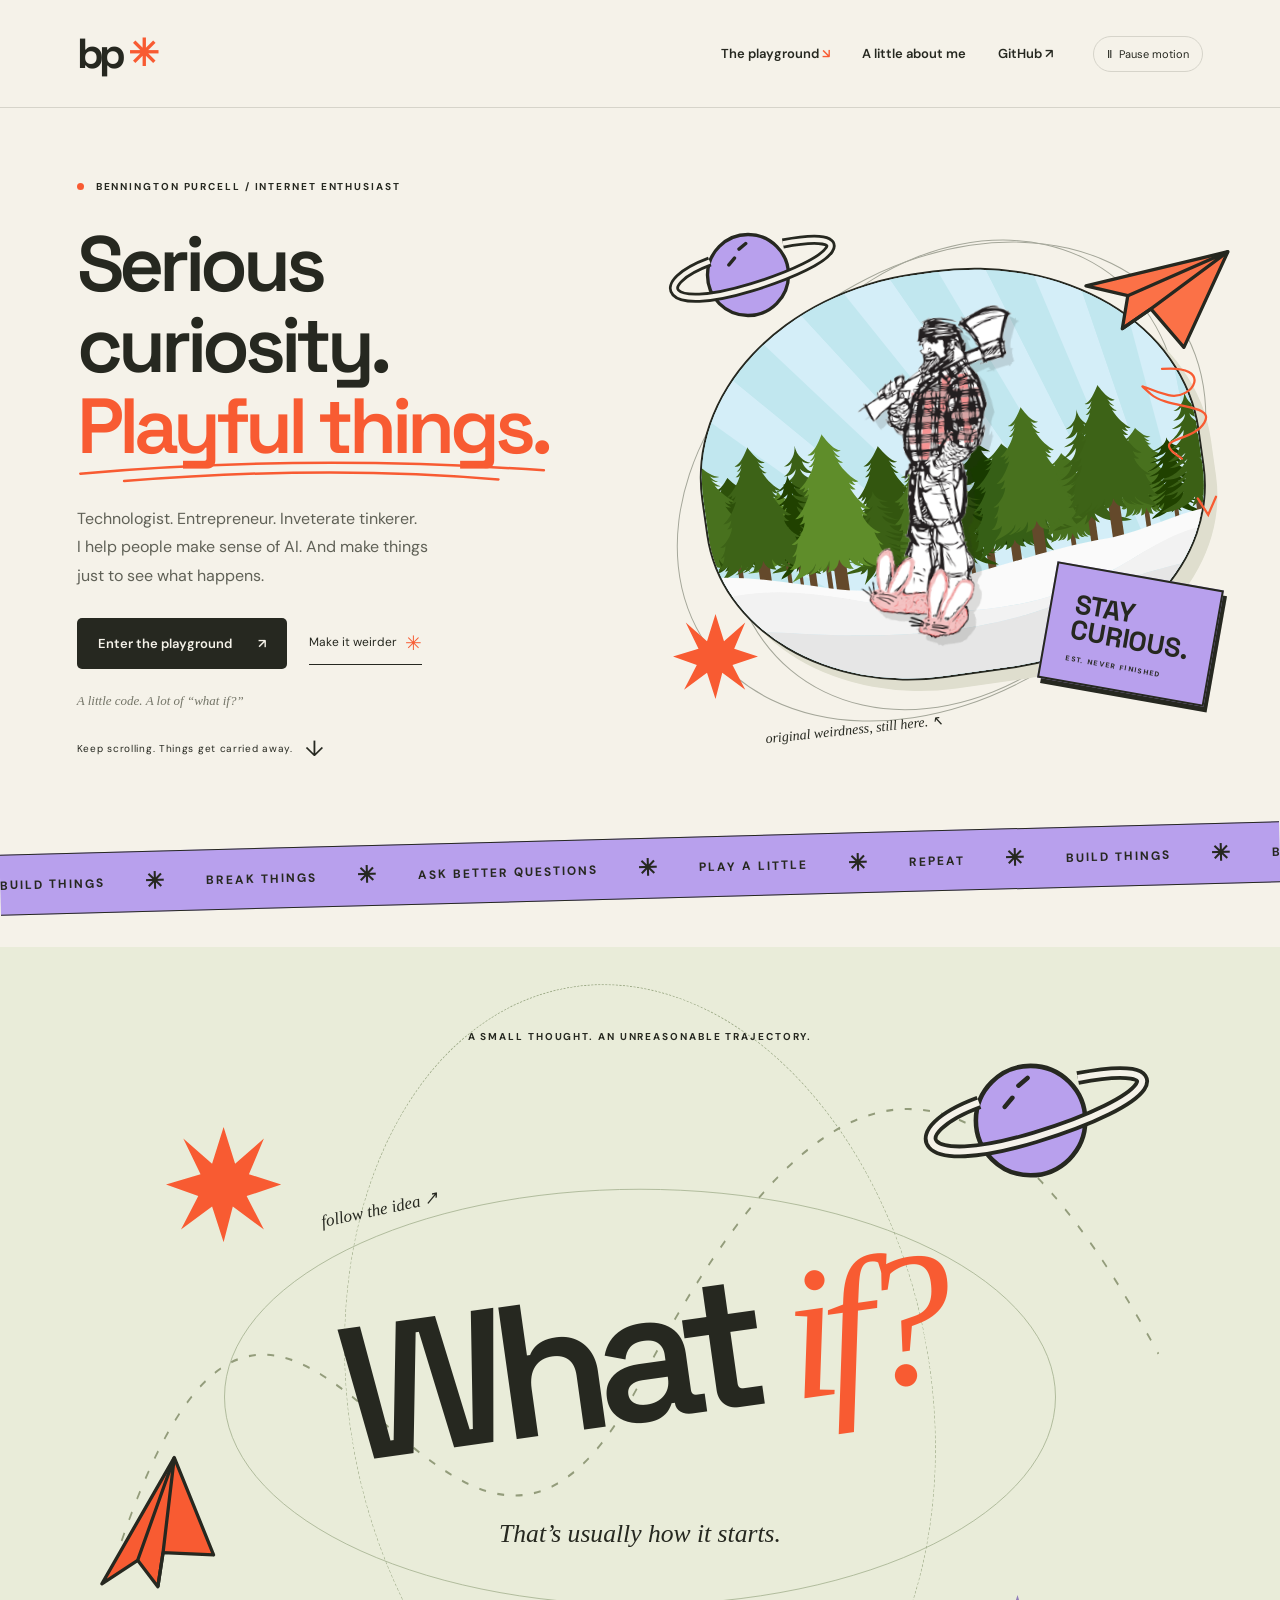
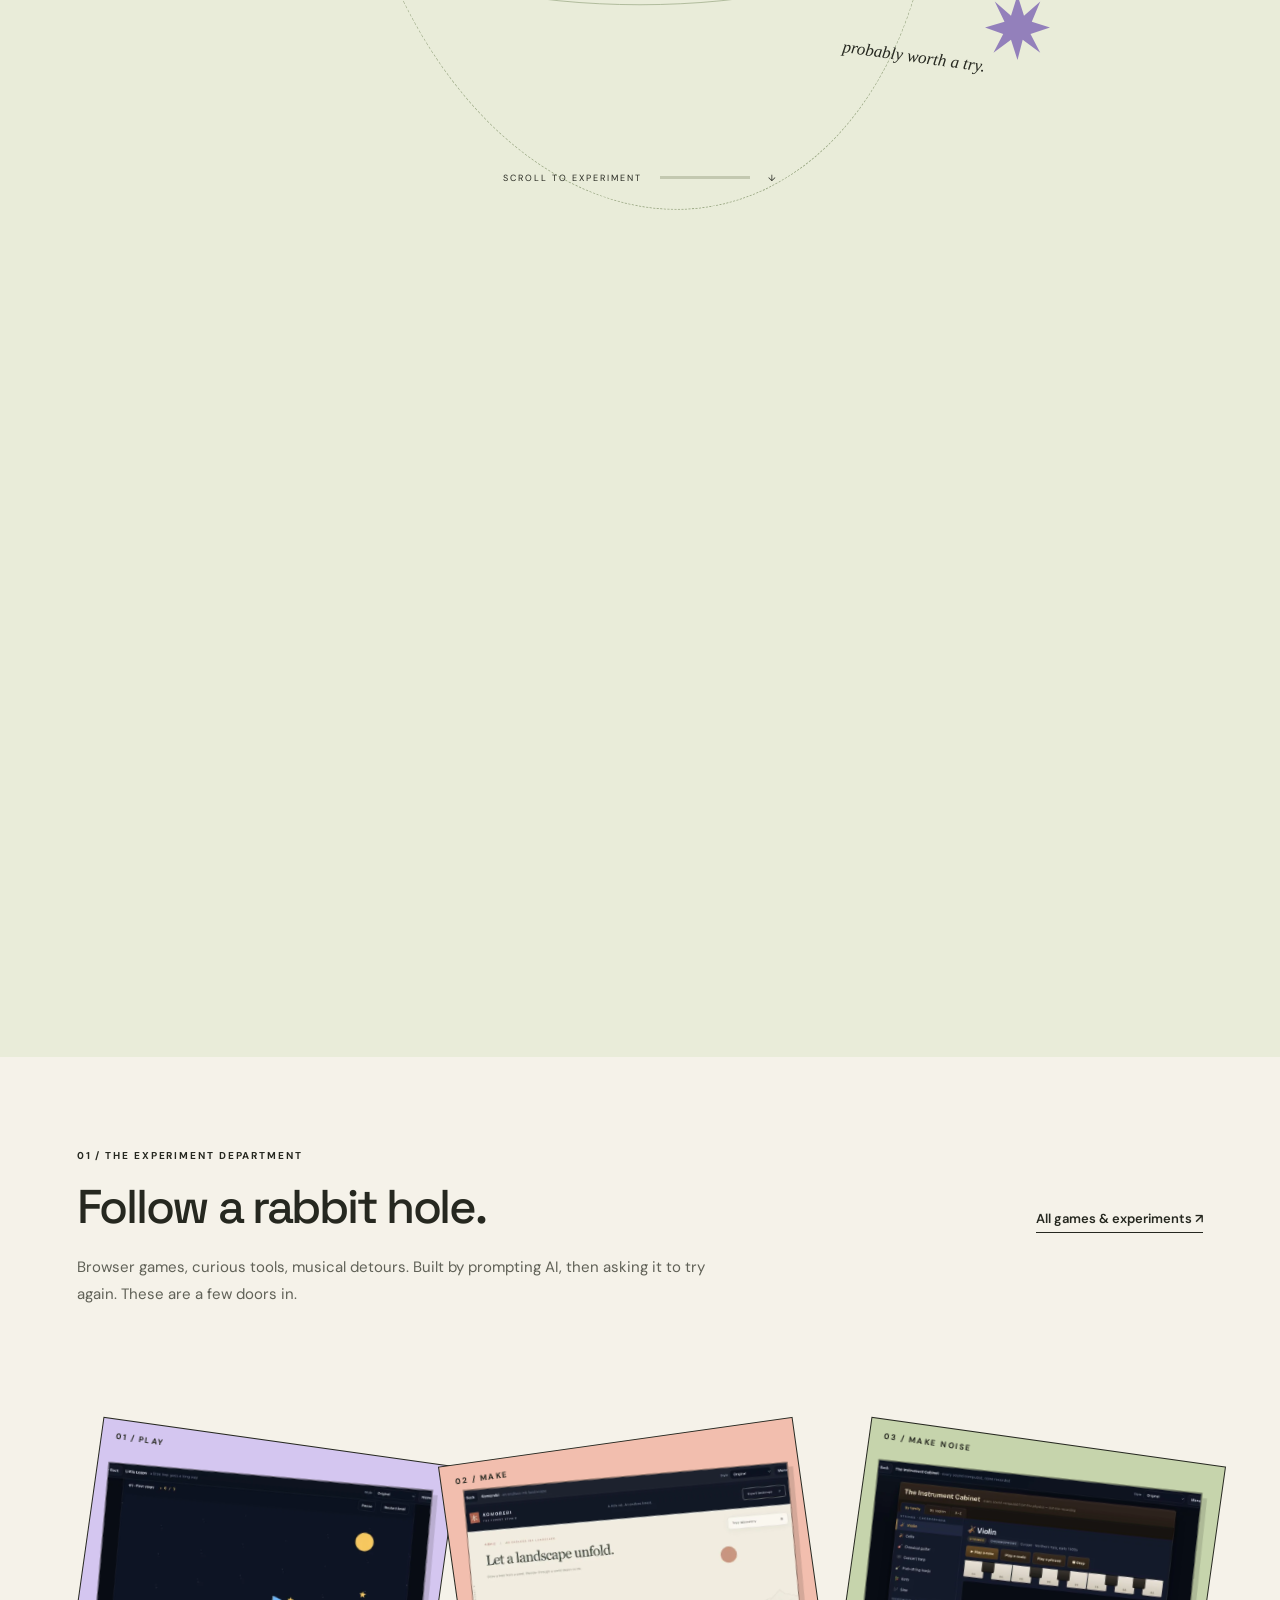
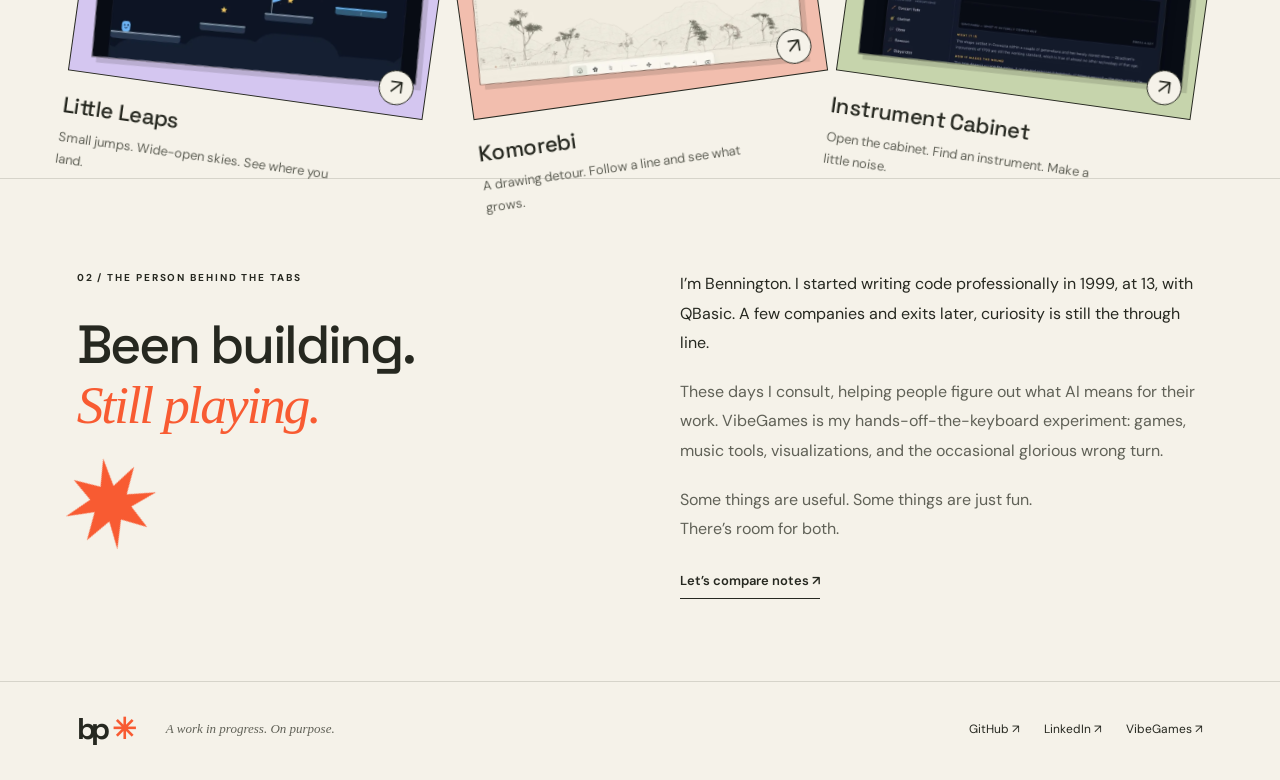
<file: index.html>
<!doctype html>
<html lang="en">
<head>
  <meta charset="utf-8">
  <meta name="viewport" content="width=device-width, initial-scale=1">
  <meta name="description" content="Bennington Purcell — technologist, entrepreneur, and enthusiastic experimenter. Making sense of AI and making things just to see what happens.">
  <meta name="theme-color" content="#f5f2e9">
  <title>Bennington Purcell — Serious curiosity. Playful things.</title>
  <link rel="icon" href="images/favicon.svg" type="image/svg+xml">
  <link rel="stylesheet" href="style.css?v=3">
  <script src="javascripts/playground.js?v=3" defer></script>
</head>
<body>
<a class="skip-link" href="#main">Skip to content</a>
<svg class="svg-library" xmlns="http://www.w3.org/2000/svg" aria-hidden="true"><defs>
  <symbol id="star" viewBox="0 0 100 100"><path d="m50 0 10 32 25-22-13 31 28 9-30 10 15 29-27-20-8 31-10-31-27 20 15-29L0 50l30-9L15 10l25 22Z" fill="currentColor"/></symbol>
  <symbol id="planet" viewBox="0 0 160 110"><circle cx="80" cy="55" r="36" fill="currentColor" stroke="#262820" stroke-width="3"/><path d="M46 43C-5 62 4 90 83 66s96-52 28-39" fill="none" stroke="#262820" stroke-width="9"/><path d="M46 43C-5 62 4 90 83 66s96-52 28-39" fill="none" stroke="#f5f2e9" stroke-width="4"/><path d="m72 32 6-5m-15 19 5-6" stroke="#262820" stroke-width="3" stroke-linecap="round"/></symbol>
  <symbol id="plane" viewBox="0 0 140 100"><path d="m5 38 129-31-40 87-30-35-26 18 5-30Z" fill="currentColor" stroke="#262820" stroke-width="3" stroke-linejoin="round"/><path d="m43 47 91-40-70 52-26 18" fill="none" stroke="#262820" stroke-width="3"/></symbol>
</defs></svg>
<div class="scroll-progress" aria-hidden="true"></div>
<div class="flight-layer" aria-hidden="true">
  <svg class="flyer flyer-one"><use href="#plane"/></svg>
  <svg class="flyer flyer-two"><use href="#planet"/></svg>
  <svg class="flyer flyer-three"><use href="#star"/></svg>
  <svg class="flyer flyer-four"><use href="#plane"/></svg>
  <svg class="flyer flyer-five"><use href="#star"/></svg>
  <svg class="flyer flyer-six"><use href="#planet"/></svg>
</div>
<header class="site-header">
  <a href="#" class="wordmark" aria-label="Bennington Purcell home">bp<span>✳</span></a>
  <nav aria-label="Main navigation"><a href="#playground">The playground <span>↘</span></a><a href="#about">A little about me</a><a href="https://github.com/bpurcell">GitHub ↗</a></nav>
  <button class="motion-toggle" type="button" aria-pressed="false" aria-label="Pause animations" hidden><span aria-hidden="true">Ⅱ</span> <span class="motion-label">Pause motion</span></button>
</header>
<main id="main">
  <section class="hero" aria-labelledby="hero-title">
    <div class="hero-copy">
      <p class="eyebrow"><span class="status-dot"></span> BENNINGTON PURCELL / INTERNET ENTHUSIAST</p>
      <h1 id="hero-title">Serious<br>curiosity.<br><span class="playful">Playful things.<svg viewBox="0 0 570 30" aria-hidden="true"><path d="M4 17Q280-7 565 13M57 26Q305 6 510 24"/></svg></span></h1>
      <p class="intro">Technologist. Entrepreneur. Inveterate tinkerer.<br>I help people make sense of AI. And make things<br class="desktop-break"> just to see what happens.</p>
      <div class="hero-actions"><a class="button primary" href="https://random.bennpurcell.com/">Enter the playground <span>↗</span></a><button class="weird-button" id="weird-button" type="button" hidden>Make it weirder <span aria-hidden="true">✳</span></button></div>
      <p class="margin-note">A little code. A lot of “what if?”</p>
      <a class="scroll-invitation" href="#what-if">Keep scrolling. Things get carried away. <span aria-hidden="true">↓</span></a>
    </div>
    <div class="hero-art" aria-label="A collage of the original SnuggleJack illustration, orbiting planets, and flying paper planes" role="img">
      <div class="orbit orbit-one"></div><div class="orbit orbit-two"></div>
      <div class="art-window"><img src="snugglejack.svg" alt="" fetchpriority="high" width="1000" height="700"></div>
      <img class="snugglejack-character" src="snugglejack.png" alt="" width="200" height="441">
      <svg class="art-planet float" viewBox="0 0 160 110" aria-hidden="true"><use href="#planet"/></svg>
      <svg class="art-plane float" viewBox="0 0 140 100" aria-hidden="true"><use href="#plane"/></svg>
      <svg class="art-star spin" viewBox="0 0 100 100" aria-hidden="true"><use href="#star"/></svg>
      <div class="sticker">STAY<br><em>CURIOUS.</em><span>EST. NEVER FINISHED</span></div>
      <span class="art-caption">original weirdness, still here. ↖</span>
      <svg class="doodle" viewBox="0 0 220 90" aria-hidden="true"><path d="M5 47c15-69 53-27 36 2S7 87 33 71s37-79 57-57 0 67 26 51 50-60 91-20m-18-17 20 17-25 7"/></svg>
    </div>
  </section>
  <div class="ticker" aria-hidden="true"><div>BUILD THINGS <span>✳</span> BREAK THINGS <span>✳</span> ASK BETTER QUESTIONS <span>✳</span> PLAY A LITTLE <span>✳</span> REPEAT <span>✳</span> BUILD THINGS <span>✳</span> BREAK THINGS <span>✳</span> ASK BETTER QUESTIONS <span>✳</span> PLAY A LITTLE <span>✳</span> REPEAT <span>✳</span></div></div>
  <section class="scroll-lab" id="what-if" aria-labelledby="lab-title">
    <div class="lab-stage">
      <p class="eyebrow lab-label">A SMALL THOUGHT. AN UNREASONABLE TRAJECTORY.</p>
      <h2 id="lab-title">What <em>if?</em></h2>
      <div class="lab-universe" aria-hidden="true">
        <div class="lab-ring ring-a"></div><div class="lab-ring ring-b"></div>
        <svg class="flight-path" viewBox="0 0 1000 500" preserveAspectRatio="none"><path d="M50 350C200 0 330 500 500 240S800 0 950 220"/></svg>
        <svg class="lab-planet" viewBox="0 0 160 110"><use href="#planet"/></svg>
        <svg class="lab-spark" viewBox="0 0 100 100"><use href="#star"/></svg>
        <svg class="lab-spark second" viewBox="0 0 100 100"><use href="#star"/></svg>
        <svg class="lab-plane" viewBox="0 0 140 100"><use href="#plane"/></svg>
        <span class="lab-note note-a">follow the idea ↗</span><span class="lab-note note-b">probably worth a try.</span>
      </div>
      <p class="lab-caption">That’s usually how it starts.</p>
      <div class="lab-meter" aria-hidden="true"><span>SCROLL TO EXPERIMENT</span><i></i><span>↓</span></div>
    </div>
  </section>
  <section class="playground section" id="playground" aria-labelledby="playground-title">
    <div class="section-heading"><div><p class="eyebrow">01 / THE EXPERIMENT DEPARTMENT</p><h2 id="playground-title">Follow a rabbit hole.</h2></div><a class="text-link" href="https://random.bennpurcell.com/">All games & experiments ↗</a></div>
    <p class="section-intro">Browser games, curious tools, musical detours. Built by prompting AI, then asking it to try again. These are a few doors in.</p>
    <div class="projects">
      <a class="project" href="https://random.bennpurcell.com/little-leaps/"><div class="project-image lavender"><img src="images/projects/little-leaps.webp" width="960" height="540" alt="A colorful sky platformer with floating islands" loading="lazy"><span class="project-index">01 / PLAY</span><span class="project-arrow">↗</span></div><h3>Little Leaps</h3><p>Small jumps. Wide-open skies. See where you land.</p></a>
      <a class="project" href="https://random.bennpurcell.com/komorebi/"><div class="project-image pink"><img src="images/projects/komorebi.webp" width="960" height="540" alt="The Komorebi drawing experiment" loading="lazy"><span class="project-index">02 / MAKE</span><span class="project-arrow">↗</span></div><h3>Komorebi</h3><p>A drawing detour. Follow a line and see what grows.</p></a>
      <a class="project" href="https://random.bennpurcell.com/instruments/"><div class="project-image green"><img src="images/projects/instruments.webp" width="960" height="540" alt="A collection of playable virtual musical instruments" loading="lazy"><span class="project-index">03 / MAKE NOISE</span><span class="project-arrow">↗</span></div><h3>Instrument Cabinet</h3><p>Open the cabinet. Find an instrument. Make a little noise.</p></a>
    </div>
  </section>
  <section class="about section" id="about" aria-labelledby="about-title">
    <div class="about-title"><p class="eyebrow">02 / THE PERSON BEHIND THE TABS</p><h2 id="about-title">Been building.<br><em>Still playing.</em></h2><svg viewBox="0 0 100 100" aria-hidden="true"><use href="#star"/></svg></div>
    <div class="about-copy"><p>I’m Bennington. I started writing code professionally in 1999, at 13, with QBasic. A few companies and exits later, curiosity is still the through line.</p><p>These days I consult, helping people figure out what AI means for their work. VibeGames is my hands-off-the-keyboard experiment: games, music tools, visualizations, and the occasional glorious wrong turn.</p><p>Some things are useful. Some things are just fun.<br>There’s room for both.</p><a class="text-link" href="https://www.linkedin.com/in/benningtonpurcell">Let’s compare notes ↗</a></div>
  </section>
</main>
<footer><a class="wordmark" href="#" aria-label="Back to top">bp<span>✳</span></a><p>A work in progress. On purpose.</p><div><a href="https://github.com/bpurcell">GitHub ↗</a><a href="https://www.linkedin.com/in/benningtonpurcell">LinkedIn ↗</a><a href="https://random.bennpurcell.com/">VibeGames ↗</a></div></footer>
<p id="play-status" class="sr-only" role="status"></p>
</body>
</html>
</file>
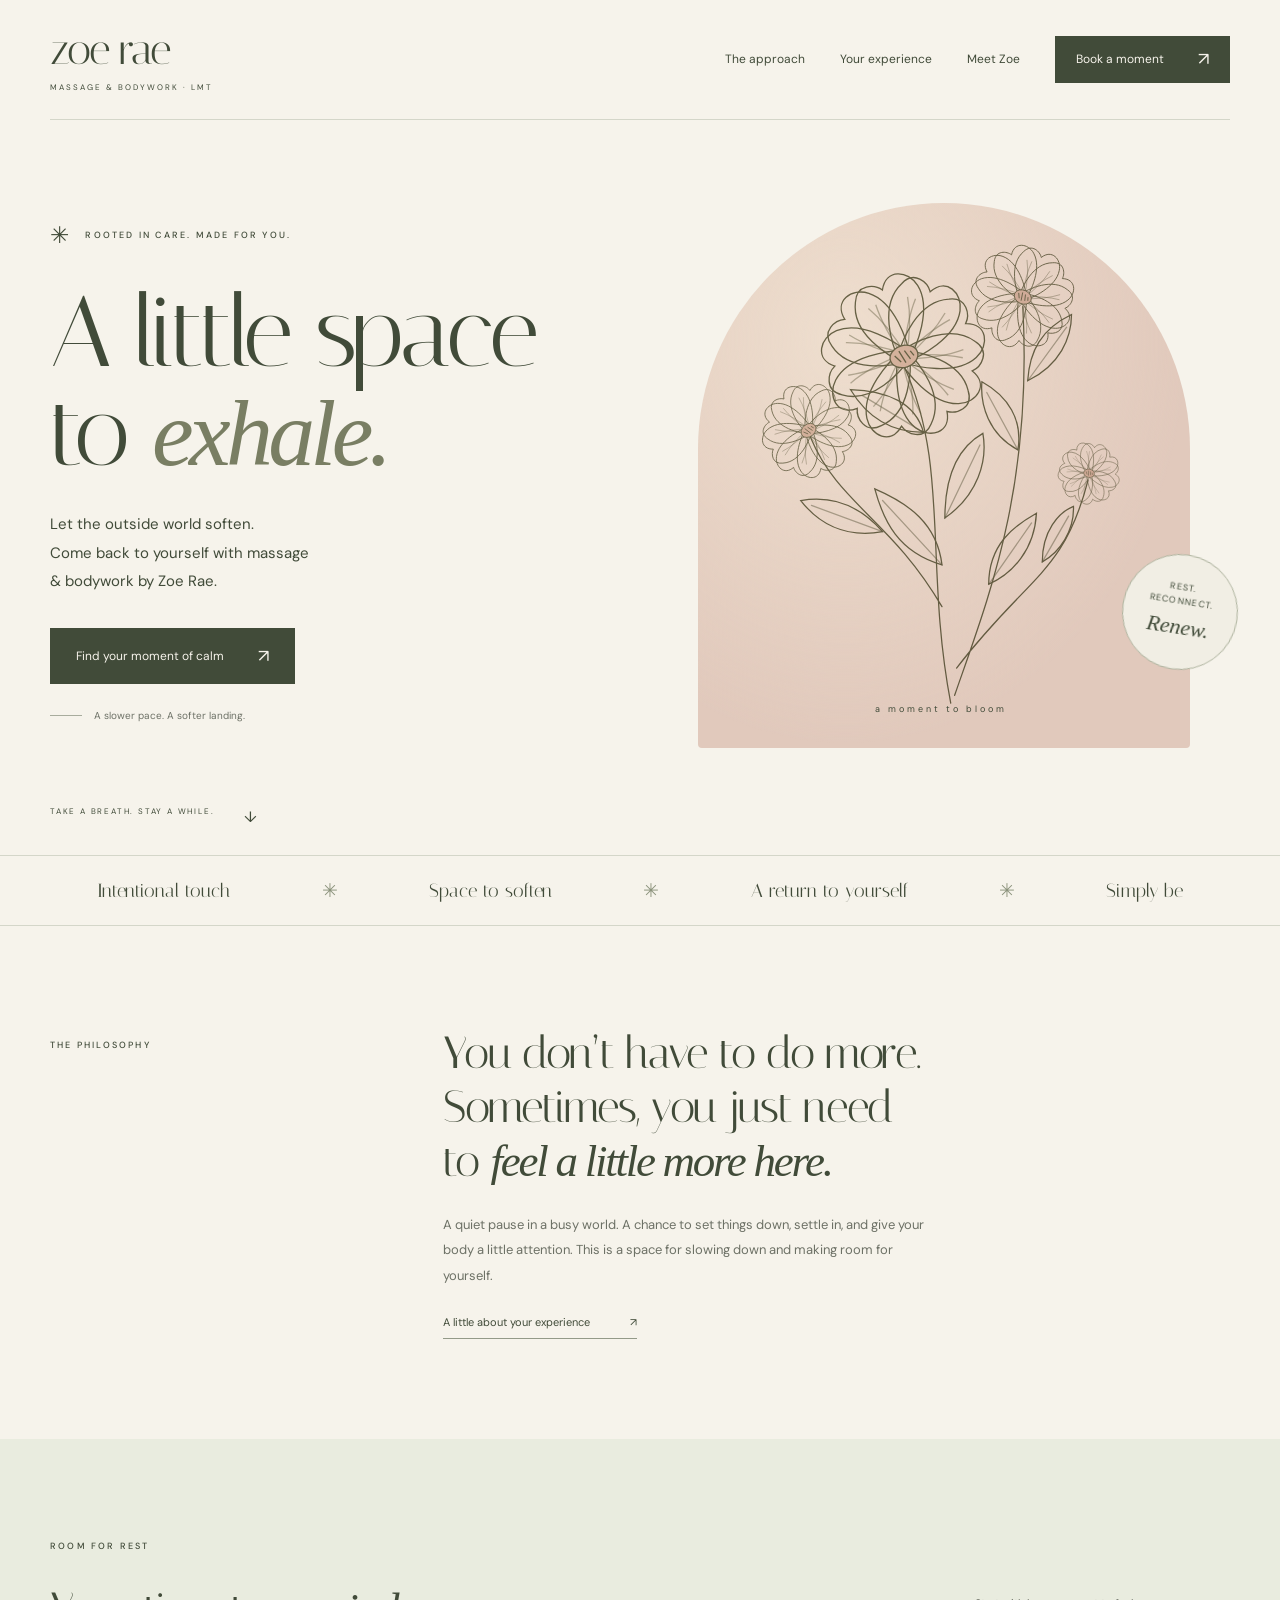
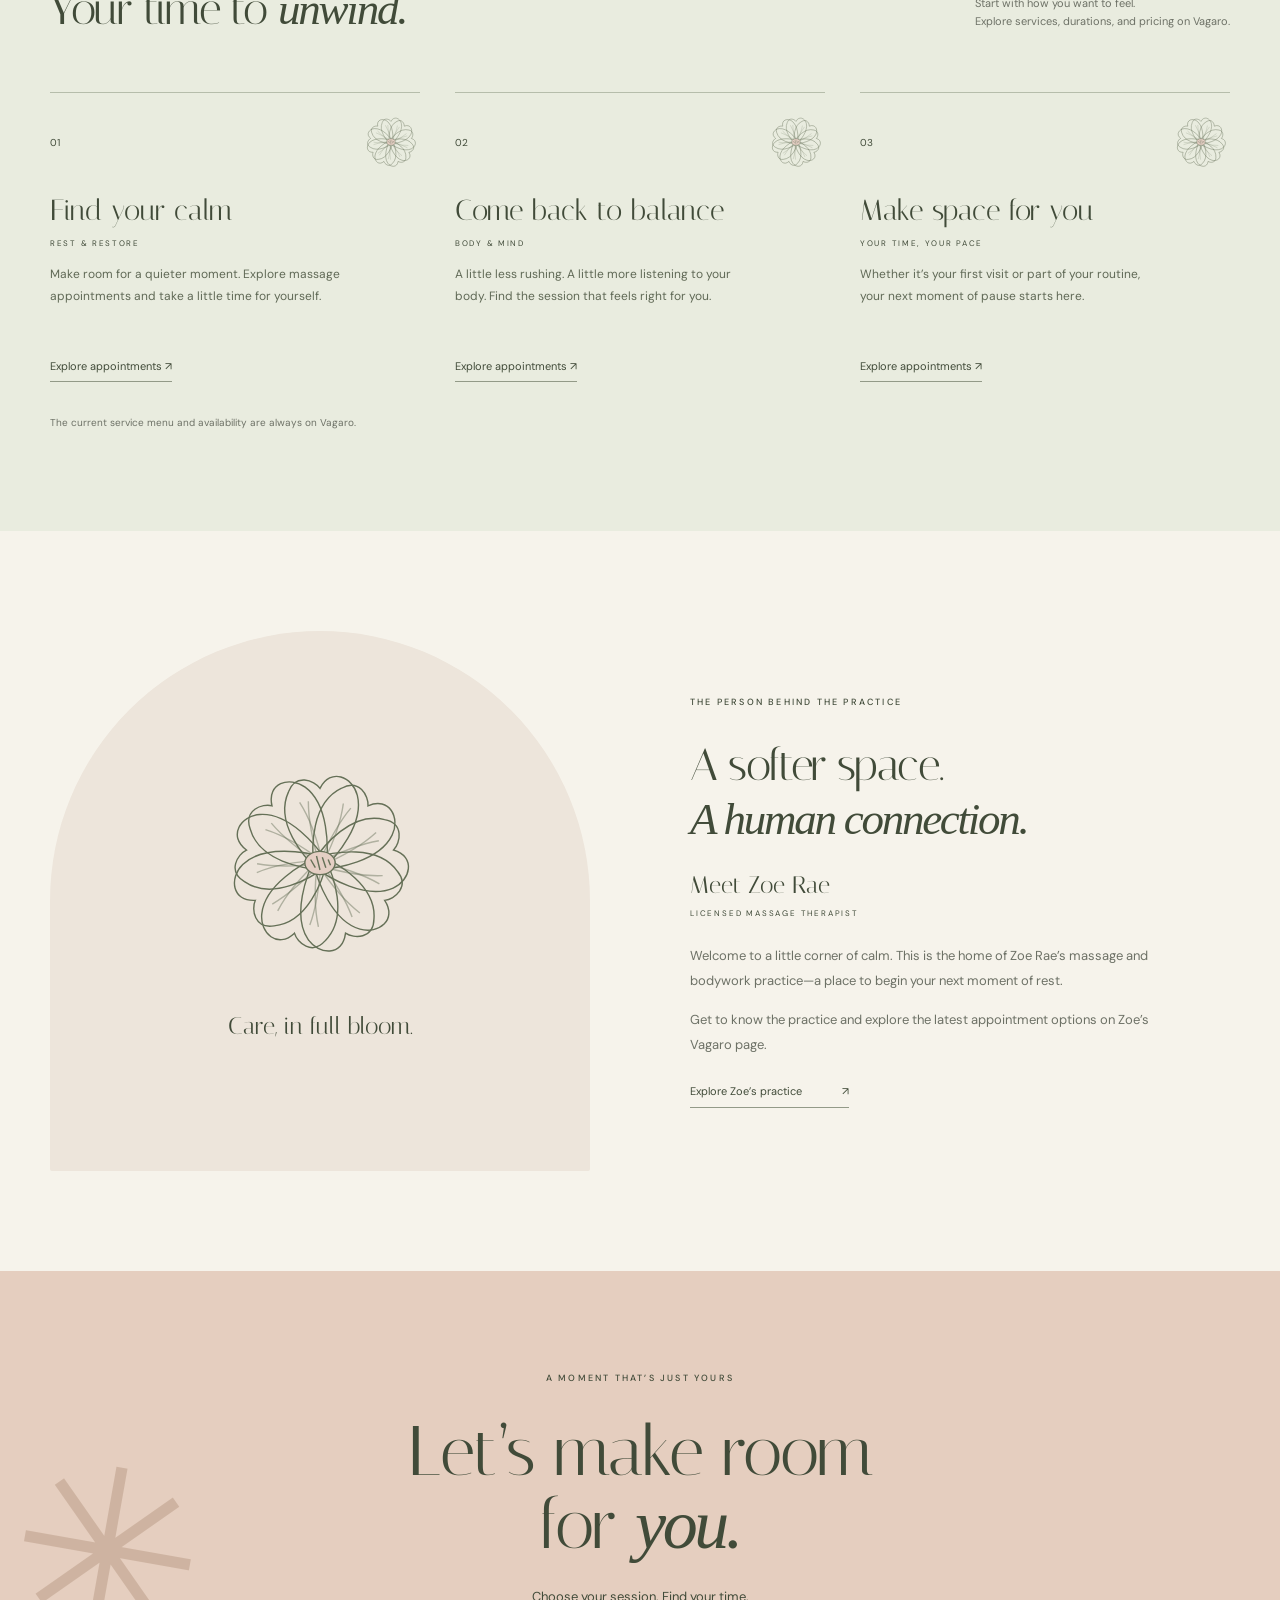
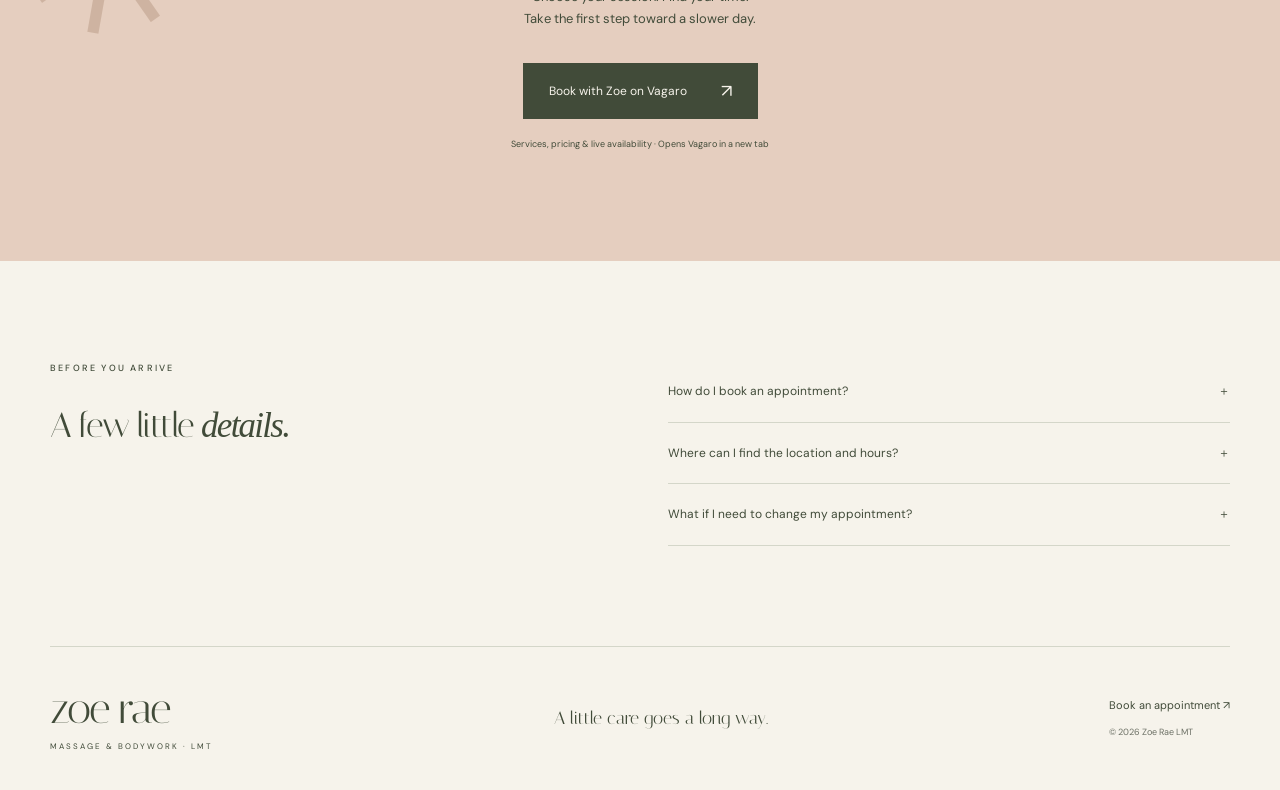
<file: zoe-rae/index.html>
<!doctype html>
<html lang="en">
<head>
<meta charset="utf-8"><meta name="viewport" content="width=device-width, initial-scale=1">
<title>Zoe Rae LMT · A little space to exhale</title>
<meta name="description" content="Make space for rest with Zoe Rae LMT. Explore massage and bodywork, and book your next appointment through Vagaro.">
<meta name="theme-color" content="#f6f3eb">
<link rel="icon" type="image/svg+xml" href="flower.svg">
<link rel="preconnect" href="https://fonts.googleapis.com"><link rel="preconnect" href="https://fonts.gstatic.com" crossorigin>
<link href="https://fonts.googleapis.com/css2?family=DM+Sans:wght@400;500;600&family=Italiana&display=swap" rel="stylesheet">
<link rel="stylesheet" href="styles.css"><script defer src="config.js"></script><script defer src="app.js"></script>
</head>
<body>
<a class="skip" href="#main">Skip to content</a>
<header class="header wrap"><a class="logo" href="#home" aria-label="Zoe Rae home">zoe rae<span>MASSAGE & BODYWORK · LMT</span></a><button class="menu-toggle" aria-expanded="false" aria-controls="navigation">Menu <span>＋</span></button><nav id="navigation" aria-label="Main navigation"><a href="#approach">The approach</a><a href="#offerings">Your experience</a><a href="#about">Meet Zoe</a><a class="button small" href="#booking">Book a moment <span>↗</span></a></nav></header>
<main id="main">
<section class="hero wrap" id="home"><div class="hero-copy"><p class="eyebrow"><span class="tiny-flower">✳</span> ROOTED IN CARE. MADE FOR YOU.</p><h1>A little space<br>to <em>exhale.</em></h1><p class="intro">Let the outside world soften.<br>Come back to yourself with massage<br class="desktop"> & bodywork by Zoe Rae.</p><a class="button" href="#booking">Find your moment of calm <span>↗</span></a><div class="hero-note"><span class="note-line"></span> A slower pace. A softer landing.</div></div><div class="hero-art" aria-label="Fine botanical line drawings of flowers on a warm rose arch" role="img"><div class="arch"></div><img src="botanical.svg" alt="" class="botanical"><div class="art-caption">a moment to bloom</div><div class="art-seal">REST.<br>RECONNECT.<br><em>Renew.</em></div></div><a class="scroll-note" href="#approach">TAKE A BREATH. STAY A WHILE. <span>↓</span></a></section>
<div class="mantra" aria-hidden="true"><span>Intentional touch</span><i>✳</i><span>Space to soften</span><i>✳</i><span>A return to yourself</span><i>✳</i><span>Simply be</span></div>
<section class="approach wrap section" id="approach"><p class="eyebrow">THE PHILOSOPHY</p><div><h2>You don’t have to do more.<br>Sometimes, you just need<br>to <em>feel a little more here.</em></h2><p class="body-copy">A quiet pause in a busy world. A chance to set things down, settle in, and give your body a little attention. This is a space for slowing down and making room for yourself.</p><a class="text-link" href="#offerings">A little about your experience <span>↗</span></a></div></section>
<section class="offerings section" id="offerings"><div class="wrap"><div class="section-head"><div><p class="eyebrow">ROOM FOR REST</p><h2>Your time to <em>unwind.</em></h2></div><p>Start with how you want to feel.<br>Explore services, durations, and pricing on Vagaro.</p></div><div class="service-grid" id="services"></div><p class="service-footnote">The current service menu and availability are always on Vagaro.</p></div></section>
<section class="about wrap section" id="about"><div class="about-art" aria-hidden="true"><img src="flower.svg" alt=""><p>Care, in full bloom.</p></div><div><p class="eyebrow">THE PERSON BEHIND THE PRACTICE</p><h2>A softer space.<br><em>A human connection.</em></h2><p class="about-name">Meet Zoe Rae <span>LICENSED MASSAGE THERAPIST</span></p><p class="body-copy">Welcome to a little corner of calm. This is the home of Zoe Rae’s massage and bodywork practice—a place to begin your next moment of rest.</p><p class="body-copy">Get to know the practice and explore the latest appointment options on Zoe’s Vagaro page.</p><a class="text-link" data-booking href="https://www.vagaro.com/zoraemassage" target="_blank" rel="noopener noreferrer">Explore Zoe’s practice <span>↗</span></a></div></section>
<section class="booking section" id="booking"><div class="wrap booking-inner"><p class="eyebrow">A MOMENT THAT’S JUST YOURS</p><h2>Let’s make room<br>for <em>you.</em></h2><p>Choose your session. Find your time.<br>Take the first step toward a slower day.</p><a class="button" data-booking href="https://www.vagaro.com/zoraemassage" target="_blank" rel="noopener noreferrer">Book with Zoe on Vagaro <span>↗</span></a><p class="booking-note">Services, pricing & live availability · Opens Vagaro in a new tab</p><div id="booking-widget" hidden></div><span class="booking-flower" aria-hidden="true">✳</span></div></section>
<section class="faq wrap section"><div><p class="eyebrow">BEFORE YOU ARRIVE</p><h2>A few little <em>details.</em></h2></div><div class="questions"><details><summary>How do I book an appointment?<span>＋</span></summary><p>Use “Book with Zoe on Vagaro” to see current services, prices, and available times. Your appointment is completed and confirmed through Vagaro.</p></details><details><summary>Where can I find the location and hours?<span>＋</span></summary><p>Zoe’s Vagaro business profile has the current practice details. Check your booking confirmation for arrival information.</p></details><details><summary>What if I need to change my appointment?<span>＋</span></summary><p>Check your Vagaro confirmation for appointment management options and the cancellation policy that applies to your booking.</p></details></div></section>
</main>
<footer class="wrap"><a class="logo" href="#home">zoe rae<span>MASSAGE & BODYWORK · LMT</span></a><p>A little care goes a long way.</p><div><a href="#booking">Book an appointment ↗</a><small>© <span id="year"></span> Zoe Rae LMT</small></div></footer>
</body></html>
</file>
<file: style.css>
@import url('https://fonts.googleapis.com/css2?family=DM+Sans:wght@400;500;600;700&family=Space+Grotesk:wght@400;500;600;700&display=swap');
:root {
  --paper:#f5f2e9;
  --ink:#262820;
  --orange:#f85b32;
  --lilac:#b8a0ed;
  --line:#d6d4ca;
  --muted:#606157;
  color-scheme:light;
}
* {
  box-sizing:border-box;
}
html {
  scroll-behavior:smooth;
  scroll-padding-top:30px;
}
body {
  margin:0;
  background:var(--paper);
  color:var(--ink);
  font-family:'DM Sans',Arial,sans-serif;
  overflow-x:clip;
}
a {
  color:inherit;
  text-decoration:none;
}
button {
  font:inherit;
  color:inherit;
  cursor:pointer;
}
button:disabled {
  cursor:wait;
}
a,button {
  -webkit-tap-highlight-color:transparent;
}
a:focus-visible,button:focus-visible {
  outline:3px solid #663cb6;
  outline-offset:6px;
}
::selection {
  background:var(--lilac);
}
.svg-library {
  position:absolute;
  width:0;
  height:0;
  overflow:hidden;
}
.site-header,main>.section,footer {
  max-width:1440px;
  margin:auto;
  padding-left:6%;
  padding-right:6%;
}
.site-header {
  height:108px;
  display:flex;
  align-items:center;
  gap:40px;
  border-bottom:1px solid var(--line);
}
.wordmark {
  font-family:'Space Grotesk',sans-serif;
  font-weight:700;
  font-size:42px;
  letter-spacing:-5px;
  display:inline-flex;
  align-items:center;
  gap:7px;
}
.wordmark span {
  color:var(--orange);
  font-size:37px;
  letter-spacing:0;
}
.site-header nav {
  display:flex;
  gap:32px;
  margin-left:auto;
  font-size:13px;
  font-weight:600;
}
.site-header nav span {
  color:var(--orange);
}
.motion-toggle {
  border:1px solid var(--line);
  border-radius:30px;
  background:transparent;
  font-size:11px;
  padding:10px 13px;
  white-space:nowrap;
}
.motion-toggle span:first-child {
  margin-right:4px;
}
.hero {
  max-width:1440px;
  margin:auto;
  min-height:690px;
  padding:70px 6% 65px;
  display:grid;
  grid-template-columns:1.12fr 1fr;
  align-items:center;
  position:relative;
  isolation:isolate;
}
.hero-copy {
  z-index:2;
}
.eyebrow {
  font-size:10px;
  font-weight:700;
  letter-spacing:1.9px;
  margin:0 0 28px;
  line-height:1.8;
}
.status-dot {
  display:inline-block;
  width:7px;
  height:7px;
  background:var(--orange);
  border-radius:50%;
  margin-right:8px;
}
h1,h2,h3 {
  font-family:'Space Grotesk',Arial,sans-serif;
}
h1 {
  font-size:clamp(56px,6.1vw,88px);
  font-weight:600;
  line-height:1.04;
  letter-spacing:-5px;
  margin:0 0 32px;
}
.playful {
  position:relative;
  color:var(--orange);
  display:inline-block;
  white-space:nowrap;
}
.playful svg {
  position:absolute;
  left:0;
  bottom:-17px;
  width:100%;
  height:26px;
  fill:none;
  stroke:var(--orange);
  stroke-width:3;
  stroke-linecap:round;
}
.intro {
  font-size:16px;
  line-height:1.8;
  color:var(--muted);
  margin:37px 0 27px;
}
.hero-actions {
  display:flex;
  gap:22px;
  align-items:center;
}
.button {
  padding:17px 21px;
  border-radius:5px;
  display:inline-flex;
  gap:26px;
  font-size:13px;
  font-weight:600;
  transition:transform .2s,box-shadow .2s;
}
.primary {
  background:var(--ink);
  color:var(--paper);
}
.button:hover {
  transform:translateY(-3px);
  box-shadow:4px 4px 0 var(--orange);
}
.weird-button {
  background:none;
  border:0;
  border-bottom:1px solid var(--ink);
  padding:8px 0;
  font-size:12px;
}
.weird-button span {
  display:inline-block;
  color:var(--orange);
  font-size:20px;
  vertical-align:middle;
  margin-left:5px;
}
.margin-note {
  font-family:Georgia,serif;
  font-style:italic;
  color:#747568;
  font-size:13px;
  margin-top:24px;
}
.hero-art {
  height:510px;
  position:relative;
  margin-left:8px;
  min-width:0;
}
.art-window {
  position:absolute;
  inset:55px 0 50px 20px;
  border:2px solid var(--ink);
  border-radius:48% 48% 43% 43%;
  overflow:hidden;
  transform:rotate(-8deg);
  background:#c1e7ef;
  box-shadow:10px 12px 0 #dfdece;
}
.art-window img {
  width:100%;
  height:100%;
  object-fit:cover;
  object-position:58% 50%;
  transform:scale(1.06);
}
.orbit {
  position:absolute;
  inset:53px -25px 30px -25px;
  border:1px solid #a5a79a;
  border-radius:50%;
  transform:rotate(-35deg);
}
.orbit-two {
  inset:5px 45px -5px 70px;
  transform:rotate(40deg);
}
.art-planet {
  position:absolute;
  width:180px;
  height:130px;
  top:-5px;
  left:-22px;
  color:var(--lilac);
  --rotation:-18deg;
}
.art-plane {
  position:absolute;
  width:155px;
  height:110px;
  right:-32px;
  top:29px;
  color:#fb7147;
  --rotation:12deg;
  animation-delay:-2s!important;
}
.art-star {
  position:absolute;
  width:85px;
  height:85px;
  left:-7px;
  bottom:26px;
  color:var(--orange);
}
.sticker {
  position:absolute;
  right:-12px;
  bottom:33px;
  background:var(--lilac);
  border:2px solid var(--ink);
  padding:24px 23px 18px;
  transform:rotate(10deg);
  font-family:'Space Grotesk',sans-serif;
  font-size:27px;
  font-weight:700;
  line-height:.95;
  box-shadow:4px 5px 0 var(--ink);
}
.sticker em {
  font-style:normal;
}
.sticker span {
  display:block;
  font-family:'DM Sans',sans-serif;
  font-size:7px;
  letter-spacing:1.4px;
  margin-top:14px;
}
.art-caption {
  position:absolute;
  left:85px;
  bottom:-13px;
  font:italic 14px Georgia,serif;
  transform:rotate(-6deg);
}
.doodle {
  position:absolute;
  width:165px;
  top:195px;
  right:-66px;
  fill:none;
  stroke:var(--orange);
  stroke-width:3;
  stroke-linecap:round;
  transform:rotate(73deg);
}
.ticker {
  overflow:hidden;
  background:var(--lilac);
  border-block:1px solid var(--ink);
  padding:18px 0;
  transform:rotate(-1.5deg);
  width:100%;
  margin:10px 0 0;
}
.ticker>div {
  display:flex;
  align-items:center;
  gap:40px;
  width:max-content;
  font-size:12px;
  font-weight:700;
  letter-spacing:2px;
  animation:marquee 55s linear infinite;
}
.ticker span {
  font-size:23px;
  line-height:1;
}
.section {
  padding-top:90px;
  padding-bottom:82px;
}
.section-heading {
  display:flex;
  justify-content:space-between;
  align-items:flex-end;
  gap:20px;
}
.section-heading .eyebrow {
  margin-bottom:15px;
}
h2 {
  font-size:clamp(34px,3.7vw,51px);
  font-weight:500;
  letter-spacing:-2.3px;
  line-height:1.12;
  margin:0;
}
.text-link {
  display:inline-block;
  font-size:13px;
  font-weight:600;
  border-bottom:1px solid var(--ink);
  padding-bottom:5px;
  white-space:nowrap;
}
.text-link:hover {
  color:#b63719;
  border-color:currentColor;
}
.section-intro {
  font-size:15px;
  color:var(--muted);
  max-width:660px;
  line-height:1.8;
  margin:21px 0 32px;
}
.projects {
  display:grid;
  grid-template-columns:repeat(3,1fr);
  gap:26px;
}
.project-image {
  position:relative;
  aspect-ratio:1.4;
  border:1px solid var(--ink);
  padding:34px 15px 24px;
  overflow:hidden;
  transition:transform .25s,box-shadow .25s;
}
.lavender {
  background:#d4c6f0;
}
.pink {
  background:#f2beae;
}
.green {
  background:#c6d4ac;
}
.project-image img {
  width:100%;
  height:100%;
  object-fit:cover;
  border:1px solid #26282088;
  box-shadow:5px 5px 0 #26282025;
  transform:rotate(-3deg);
  transition:transform .3s;
}
.project:nth-child(2) img {
  transform:rotate(3deg);
}
.project:nth-child(3) img {
  transform:rotate(-2deg);
}
.project-index {
  position:absolute;
  top:11px;
  left:14px;
  font-size:8px;
  font-weight:700;
  letter-spacing:1.5px;
}
.project-arrow {
  position:absolute;
  bottom:10px;
  right:12px;
  background:var(--paper);
  border:1px solid var(--ink);
  width:35px;
  height:35px;
  border-radius:50%;
  display:grid;
  place-items:center;
  font-size:21px;
}
.project:hover .project-image {
  transform:translateY(-5px);
  box-shadow:5px 5px 0 var(--ink);
}
.project:hover img {
  transform:rotate(0) scale(1.04);
}
h3 {
  font-weight:500;
  font-size:22px;
  letter-spacing:-.6px;
  margin:20px 0 8px;
}
.project p {
  font-size:13px;
  line-height:1.7;
  margin:0;
  color:var(--muted);
  max-width:290px;
}
.about {
  display:grid;
  grid-template-columns:1fr 1fr;
  gap:80px;
  border-top:1px solid var(--line);
}
.about-title h2 {
  font-size:clamp(40px,4.2vw,57px);
}
.about-title h2 em {
  font-family:Georgia,serif;
  font-weight:400;
  color:var(--orange);
}
.about-title>svg {
  width:67px;
  height:67px;
  color:var(--orange);
  margin-top:35px;
}
.about-copy {
  font-size:16px;
  line-height:1.85;
}
.about-copy p {
  margin:0 0 19px;
}
.about-copy p:not(:first-child) {
  color:var(--muted);
}
.about-copy .text-link {
  margin-top:6px;
}
footer {
  border-top:1px solid var(--line);
  padding-top:26px;
  padding-bottom:30px;
  display:flex;
  align-items:center;
  gap:30px;
}
footer .wordmark {
  font-size:30px;
}
footer .wordmark span {
  font-size:29px;
}
footer p {
  font:italic 13px Georgia,serif;
  color:var(--muted);
}
footer>div {
  display:flex;
  gap:24px;
  margin-left:auto;
  font-size:12px;
}
.flight-layer {
  position:fixed;
  inset:0;
  pointer-events:none;
  overflow:hidden;
  z-index:4;
}
.flyer {
  position:absolute;
  left:-200px;
  width:85px;
  height:70px;
  animation:fly-across 29s linear infinite;
  opacity:.85;
}
.flyer-one {
  top:21%;
  color:#e9b6c5;
  animation-delay:-11s;
}
.flyer-two {
  top:73%;
  color:var(--lilac);
  width:105px;
  animation-duration:39s;
  animation-delay:-22s;
}
.flyer-three {
  top:45%;
  color:var(--orange);
  width:40px;
  animation-duration:47s;
  animation-delay:-5s;
}
.float {
  animation:float 7s ease-in-out infinite;
}
.spin {
  animation:spin 40s linear infinite;
}
.confetti {
  position:fixed;
  pointer-events:none;
  z-index:6;
  width:var(--size);
  height:var(--size);
  top:var(--top);
  left:-140px;
  color:var(--color);
  animation:party var(--duration) ease-out forwards;
}
.is-weird .art-window {
  filter:hue-rotate(95deg);
}
.is-weird .art-star {
  animation-duration:3s;
}
.is-weird .sticker {
  background:#d0ed81;
}
.sr-only,.skip-link:not(:focus) {
  position:absolute;
  width:1px;
  height:1px;
  padding:0;
  margin:-1px;
  overflow:hidden;
  clip:rect(0,0,0,0);
  white-space:nowrap;
  border:0;
}
.skip-link:focus {
  position:fixed;
  top:12px;
  left:12px;
  z-index:10;
  padding:15px;
  background:var(--paper);
}
[hidden] {
  display:none!important;
}
@keyframes float {
  0%,100% {
    transform:translateY(0) rotate(var(--rotation,0deg));
  }
  50% {
    transform:translateY(-18px) rotate(calc(var(--rotation,0deg) + 8deg));
  }
}
@keyframes spin {
  to {
    transform:rotate(360deg);
  }
}
@keyframes marquee {
  to {
    transform:translateX(-50%);
  }
}
@keyframes fly-across {
  0% {
    transform:translate(-150px,40px) rotate(-15deg);
  }
  100% {
    transform:translate(calc(100vw + 400px),-130px) rotate(35deg);
  }
}
@keyframes party {
  0% {
    transform:translateX(0) rotate(0);
    opacity:0;
  }
  10% {
    opacity:1;
  }
  100% {
    transform:translate(calc(100vw + 300px),-120px) rotate(600deg);
    opacity:0;
  }
}
.motion-paused *,.motion-paused *::before,.motion-paused *::after {
  animation-play-state:paused!important;
}
.motion-paused {
  scroll-behavior:auto;
}
.motion-paused .confetti {
  display:none;
}
.motion-paused .flight-layer {
  visibility:hidden;
}
@media(min-width:1500px) {
  .hero {
    min-height:760px;
  }
  .hero-art {
    height:550px;
  }
}
@media(max-width:1050px) {
  .site-header {
    gap:20px;
  }
  .site-header nav {
    gap:20px;
  }
  .hero {
    padding-top:60px;
    min-height:640px;
    grid-template-columns:1.15fr 1fr;
  }
  h1 {
    letter-spacing:-3px;
  }
  .hero-art {
    height:420px;
  }
  .art-planet {
    width:140px;
  }
  .art-plane {
    width:115px;
    right:-15px;
  }
  .sticker {
    font-size:22px;
    padding:19px;
  }
  .doodle {
    right:-35px;
    width:120px;
  }
  .hero-actions {
    gap:16px;
    flex-wrap:wrap;
  }
  .button {
    gap:16px;
  }
  .intro {
    font-size:14px;
  }
  .eyebrow {
    font-size:8px;
  }
  .about {
    gap:45px;
  }
  .art-caption {
    left:40px;
    font-size:12px;
  }
  .project-image {
    aspect-ratio:1.2;
  }
}
@media(max-width:760px) {
  .site-header {
    height:83px;
    gap:18px;
  }
  .wordmark {
    font-size:35px;
  }
  .site-header nav {
    gap:19px;
    font-size:11px;
  }
  .site-header nav a:nth-child(2),.site-header nav a:nth-child(3) {
    display:none;
  }
  .motion-label {
    display:none;
  }
  .motion-toggle {
    padding:8px 10px;
  }
  .motion-toggle span:first-child {
    margin:0;
  }
  .hero {
    display:flex;
    flex-direction:column;
    align-items:stretch;
    padding-top:43px;
    padding-bottom:52px;
    min-height:0;
  }
  .hero .eyebrow {
    font-size:8px;
    letter-spacing:1.4px;
    margin-bottom:23px;
  }
  h1 {
    font-size:clamp(52px,10vw,76px);
    letter-spacing:-3px;
  }
  .intro {
    font-size:15px;
    margin-top:32px;
  }
  .hero-actions {
    gap:22px;
  }
  .hero-art {
    height:400px;
    width:min(100%,430px);
    align-self:center;
    margin:34px 0 10px;
  }
  .art-window {
    inset:40px 17px 40px 28px;
  }
  .orbit {
    inset:25px 3px 15px 3px;
  }
  .orbit-two {
    inset:5px 60px -5px 65px;
  }
  .art-planet {
    left:0;
    top:-10px;
  }
  .art-plane {
    right:0;
    top:5px;
  }
  .art-star {
    left:6px;
    width:70px;
    height:70px;
  }
  .sticker {
    right:12px;
    bottom:20px;
  }
  .doodle {
    right:-8px;
    width:110px;
    top:150px;
  }
  .art-caption {
    bottom:-13px;
    left:80px;
  }
  .ticker {
    padding:14px 0;
  }
  .ticker>div {
    font-size:10px;
    gap:24px;
  }
  .section {
    padding-top:57px;
    padding-bottom:55px;
  }
  .section-heading {
    align-items:flex-start;
    flex-direction:column;
    gap:17px;
  }
  .section-heading .eyebrow {
    font-size:9px;
  }
  .section-intro {
    font-size:14px;
  }
  .projects {
    grid-template-columns:1fr;
    gap:34px;
  }
  .project-image {
    aspect-ratio:1.65;
    padding:34px 25px 25px;
  }
  .project p {
    max-width:none;
  }
  h3 {
    margin-top:15px;
  }
  .about {
    grid-template-columns:1fr;
    gap:24px;
  }
  .about-title {
    position:relative;
  }
  .about-title>svg {
    position:absolute;
    right:10px;
    bottom:5px;
    width:52px;
    height:52px;
  }
  .about .eyebrow {
    font-size:9px;
  }
  .about-copy {
    font-size:15px;
  }
  footer {
    flex-wrap:wrap;
    gap:15px;
  }
  footer p {
    margin-left:auto;
  }
  footer>div {
    width:100%;
    margin:4px 0 0;
    justify-content:space-between;
    padding-bottom:6px;
  }
  .flyer {
    width:55px;
    height:45px;
  }
  .flyer-two {
    width:70px;
  }
  .desktop-break {
    display:none;
  }
}
@media(prefers-reduced-motion:reduce) {
  html {
    scroll-behavior:auto;
  }
  *,*::before,*::after {
    animation:none!important;
    transition:none!important;
  }
  .flight-layer,.confetti {
    display:none;
  }
}
.snugglejack-character {
  position:absolute;
  height:365px;
  width:auto;
  left:47%;
  top:75px;
  transform:translateX(-50%) rotate(5deg);
  filter:drop-shadow(8px 7px 0 #26282025);
}
@media(max-width:1050px) {
  .snugglejack-character {
    height:290px;
    top:62px;
  }
}
@media(max-width:760px) {
  .snugglejack-character {
    height:295px;
    top:43px;
  }
}
/* Keep oversized orbit paths inside the page at every breakpoint. */
html {
  overflow-x:clip;
}
@media(max-width:380px) {
  h1 {
    font-size:43px;
  }
  .hero-actions {
    gap:16px;
  }
  .hero .eyebrow {
    font-size:7px;
    letter-spacing:1px;
  }
}

/* Motion is driven by native scrolling: no scroll interception or scroll lock. */
.scroll-progress { position:fixed; inset:0 0 auto; height:4px; background:var(--orange); transform:scaleX(var(--page-progress,0)); transform-origin:left; z-index:12; pointer-events:none; }
.scroll-invitation { display:inline-flex; gap:12px; align-items:center; font-size:10px; letter-spacing:.7px; margin-top:12px; }
.scroll-invitation span { display:inline-block; font-size:22px; animation:nudge-down 1.4s ease-in-out infinite; }
.scrolled .motion-toggle { position:fixed; right:20px; bottom:20px; z-index:10; background:var(--paper); box-shadow:3px 3px 0 var(--ink); border-color:var(--ink); }
.hero-art { translate:calc(var(--pointer-x,0) * 17px) calc(var(--hero-scroll,0) * 65px + var(--pointer-y,0) * 12px); rotate:calc(var(--hero-scroll,0) * 12deg); }
.art-window { animation:window-breathe 9s ease-in-out infinite; }
.snugglejack-character { animation:jack-dance 4.8s ease-in-out infinite; translate:0 calc(var(--hero-scroll,0) * -100px); }
.orbit-one { animation:orbit-wobble 12s linear infinite; }
.orbit-two { animation:orbit-wobble 18s linear infinite reverse; }
.sticker { animation:sticker-wag 3s ease-in-out infinite; }
.doodle path { stroke-dasharray:320; animation:draw-doodle 5s ease-in-out infinite alternate; }
.playful svg path { stroke-dasharray:650; animation:draw-doodle 6s ease-in-out infinite alternate; }
.art-planet { translate:calc(var(--hero-scroll,0) * -100px) calc(var(--hero-scroll,0) * -80px); }
.art-plane { translate:calc(var(--hero-scroll,0) * 120px) calc(var(--hero-scroll,0) * -140px); }
.float { animation-duration:4s; }
.spin { animation-duration:16s; }
.flyer-one { animation-duration:14s; }
.flyer-two { animation-duration:21s; }
.flyer-three { animation-duration:18s; }
.flyer-four { top:89%; color:#c6d4ac; animation-duration:17s; animation-delay:-8s; }
.flyer-five { top:12%; color:#f85b32; width:34px; animation-duration:23s; animation-delay:-18s; }
.flyer-six { top:52%; color:#edb2ce; width:64px; animation-duration:26s; animation-delay:-17s; }
.ticker { rotate:calc(var(--scroll-lean,0) * 1deg); }
.ticker>div { animation-duration:28s; translate:calc(var(--scroll-y,0) * -.18px) 0; }
.scroll-lab { height:190vh; position:relative; margin-top:48px; background:#e9ecd9; }
.lab-stage { position:sticky; top:0; height:100svh; min-height:560px; overflow:clip; display:flex; flex-direction:column; align-items:center; justify-content:center; isolation:isolate; }
.lab-label { position:absolute; top:9%; text-align:center; z-index:2; padding:0 20px; }
.lab-stage h2 { font-size:clamp(110px,19vw,290px); font-weight:600; letter-spacing:-.08em; z-index:1; transform:rotate(calc(-8deg + var(--journey,0) * 16deg)) scale(calc(.78 + var(--journey,0) * .35)); }
.lab-stage h2 em { font-family:Georgia,serif; color:var(--orange); font-weight:400; }
.lab-caption { font:italic clamp(16px,2vw,26px) Georgia,serif; z-index:1; translate:0 calc(var(--journey,0) * 25px); }
.lab-universe { position:absolute; inset:0; pointer-events:none; }
.lab-ring { position:absolute; width:65vw; height:65vw; max-width:850px; max-height:850px; left:50%; top:50%; border:1px solid #9eab88; border-radius:50%; transform:translate(-50%,-50%) scaleY(.5) rotate(calc(var(--journey,0) * 240deg)); }
.ring-b { transform:translate(-50%,-50%) rotate(calc(80deg + var(--journey,0) * -180deg)) scaleY(.7); border-style:dashed; }
.flight-path { position:absolute; inset:10% 5%; width:90%; height:80%; fill:none; stroke:#939c7b; stroke-width:1.5; stroke-dasharray:6 10; }
.lab-plane { position:absolute; width:clamp(90px,12vw,180px); left:var(--plane-x,4%); top:var(--plane-y,65%); color:var(--orange); transform:translate(-25%,-50%) rotate(var(--plane-angle,-30deg)); z-index:3; }
.lab-planet { position:absolute; width:clamp(120px,19vw,260px); top:10%; right:10%; color:var(--lilac); transform:translate(calc(var(--journey,0) * -100px),calc(var(--journey,0) * 180px)) rotate(calc(var(--journey,0) * 160deg)); }
.lab-spark { position:absolute; width:clamp(50px,9vw,120px); left:13%; top:20%; color:var(--orange); rotate:calc(var(--journey,0) * 540deg); }
.lab-spark.second { left:auto; right:18%; top:72%; width:65px; color:#9380bb; rotate:calc(var(--journey,0) * -420deg); }
.lab-note { position:absolute; font:italic 17px Georgia,serif; }
.note-a { top:28%; left:25%; rotate:-12deg; }
.note-b { bottom:20%; right:23%; rotate:8deg; }
.lab-meter { position:absolute; bottom:7%; display:flex; align-items:center; gap:18px; font-size:9px; letter-spacing:2px; }
.lab-meter i { display:block; width:90px; height:3px; background:#c3c8b0; position:relative; }
.lab-meter i::after { content:''; position:absolute; inset:0; background:var(--orange); transform:scaleX(var(--journey,0)); transform-origin:left; }
.motion-ready .project { translate:0 calc((1 - var(--reveal,1)) * 100px); rotate:calc((1 - var(--reveal,1)) * var(--entry-angle,8deg)); }
.project:nth-child(2) { --entry-angle:-8deg; }
.project-image { transform:perspective(800px) rotateX(calc(var(--tilt-y,0) * -8deg)) rotateY(calc(var(--tilt-x,0) * 8deg)); }
.project:hover .project-image { transform:perspective(800px) rotateX(calc(var(--tilt-y,0) * -8deg)) rotateY(calc(var(--tilt-x,0) * 8deg)) translateY(-8px); }
.project-arrow { transition:rotate .3s; }
.project:hover .project-arrow { rotate:45deg; }
.about-title>svg { rotate:calc(var(--about-turn,0) * 1deg); scale:1.3; }
@keyframes nudge-down { 50% { transform:translateY(7px); } }
@keyframes window-breathe { 50% { border-radius:43% 53% 49% 45%; transform:rotate(-3deg); } }
@keyframes jack-dance { 0%,100% { transform:translateX(-50%) translateY(0) rotate(5deg); } 50% { transform:translateX(-50%) translateY(-20px) rotate(-5deg); } }
@keyframes orbit-wobble { to { rotate:360deg; } }
@keyframes sticker-wag { 50% { transform:rotate(2deg) translateY(-7px); } }
@keyframes draw-doodle { 0%,15% { stroke-dashoffset:650; } 65%,100% { stroke-dashoffset:0; } }
@media(max-width:760px) {
  .scroll-lab { height:165vh; margin-top:35px; }
  .lab-stage { min-height:520px; }
  .lab-stage h2 { font-size:26vw; }
  .lab-ring { width:120vw; height:120vw; }
  .lab-label { font-size:8px; top:12%; }
  .lab-planet { right:4%; top:21%; }
  .lab-spark { left:8%; top:29%; }
  .note-a { top:21%; left:9%; font-size:13px; }
  .note-b { right:11%; bottom:26%; font-size:13px; }
  .scrolled .motion-label { display:inline; }
  .hero-art { translate:calc(var(--pointer-x,0) * 8px) calc(var(--hero-scroll,0) * 20px); }
}
.motion-paused .hero-art,.motion-paused .snugglejack-character,.motion-paused .art-plane,.motion-paused .art-planet,.motion-paused .project,.motion-paused .ticker>div { translate:none; rotate:none; }


.motion-paused .lab-stage h2,.motion-paused .lab-planet { transform:none; }
.motion-paused .lab-spark,.motion-paused .about-title>svg,.motion-paused .ticker { rotate:none; }
.motion-paused .project-image { transform:none; }
@media(prefers-reduced-motion:reduce) {
  .scroll-lab { height:auto; }
  .lab-stage { position:relative; height:75svh; }
  .hero-art,.snugglejack-character,.art-plane,.art-planet,.project,.ticker>div { translate:none!important; rotate:none!important; }
  .lab-stage h2,.lab-planet,.project-image { transform:none!important; }
  .lab-spark,.about-title>svg,.ticker { rotate:none!important; }
}
</file>
<file: zoe-rae/styles.css>
:root{--paper:#f6f3eb;--ink:#414b39;--muted:#6d7166;--rose:#e5cfc4;--line:#d4d6c9;--serif:'Italiana',Georgia,serif;--sans:'DM Sans',sans-serif}*{box-sizing:border-box}html{scroll-behavior:smooth;scroll-padding-top:30px}body{margin:0;background:var(--paper);color:var(--ink);font-family:var(--sans);font-size:14px;line-height:1.7}a{color:inherit;text-decoration:none}button{font:inherit}a,button,summary{-webkit-tap-highlight-color:transparent}a:focus-visible,button:focus-visible,summary:focus-visible{outline:2px solid var(--ink);outline-offset:6px}.wrap{width:min(1200px,calc(100% - 100px));margin:auto}.header{display:flex;align-items:center;justify-content:space-between;padding:28px 0;border-bottom:1px solid var(--line)}.logo{font:43px/1 var(--serif);letter-spacing:-2px;white-space:nowrap}.logo span{display:block;font:8px/1 var(--sans);letter-spacing:2px;margin-top:12px}nav{display:flex;align-items:center;gap:35px;font-size:12px}.button{display:inline-flex;align-items:center;justify-content:space-between;gap:34px;padding:17px 25px;background:var(--ink);color:var(--paper);border:1px solid var(--ink);font-size:12px;transition:background .2s,transform .2s}.button:hover{background:#59664f;transform:translateY(-2px)}.button span{font-size:18px;line-height:1}.button.small{padding:12px 20px}.hero{position:relative;display:grid;grid-template-columns:1fr 1fr;min-height:735px;align-items:center;padding:55px 0 90px;gap:25px}.eyebrow{font-size:9px;font-weight:500;letter-spacing:2.2px;margin:0 0 28px}.tiny-flower{font-size:23px;vertical-align:middle;margin-right:10px}.hero h1{font:clamp(70px,7.8vw,112px)/.99 var(--serif);letter-spacing:-4px;margin:24px 0 30px}em{font-family:Georgia,serif;font-weight:400;font-style:italic;letter-spacing:-.05em}.hero h1 em{font-size:.94em;color:#797e63}.intro{font-size:15px;line-height:1.9;margin-bottom:32px}.hero-note{display:flex;gap:12px;align-items:center;font-size:10px;margin-top:23px;color:var(--muted)}.note-line{width:32px;height:1px;background:#a8ac9d}.hero-art{position:relative;height:565px}.arch{position:absolute;inset:15px 40px 5px 45px;border-radius:250px 250px 4px 4px;background:radial-gradient(ellipse at 30% 25%,#eedece,transparent 70%),#e1c9bc}.botanical{position:absolute;width:110%;height:112%;object-fit:contain;left:-5%;top:-7%;mix-blend-mode:multiply}.art-caption{position:absolute;bottom:35px;left:50%;transform:translateX(-50%);white-space:nowrap;font-size:9px;letter-spacing:3px}.art-seal{position:absolute;right:-8px;bottom:83px;background:#f1eee4;border:1px solid #adb29d;border-radius:50%;width:116px;height:116px;display:flex;flex-direction:column;justify-content:center;text-align:center;font-size:9px;line-height:1.6;letter-spacing:1.3px;transform:rotate(9deg)}.art-seal em{font-size:22px;letter-spacing:0}.scroll-note{position:absolute;bottom:25px;left:0;font-size:8px;letter-spacing:1.8px;display:flex;gap:30px}.scroll-note span{font-size:15px}.mantra{border-top:1px solid var(--line);border-bottom:1px solid var(--line);padding:23px 5%;display:flex;justify-content:space-around;gap:25px;align-items:center;font:19px var(--serif)}.mantra i{font-style:normal;font-size:19px;color:#8b927b}.section{padding-top:100px;padding-bottom:100px}.approach{display:grid;grid-template-columns:1fr 2fr}.approach>.eyebrow{padding-top:12px}h2{font:45px/1.2 var(--serif);letter-spacing:-1.3px;margin:0 0 24px}.body-copy{max-width:490px;color:var(--muted);font-size:13px;line-height:1.95}.text-link{display:inline-flex;gap:40px;border-bottom:1px solid #939a88;padding:12px 0 6px;font-size:11px}.offerings{background:#e9ecdf}.section-head{display:flex;align-items:flex-end;justify-content:space-between;gap:30px}.section-head>p{font-size:11px;color:var(--muted);margin-bottom:29px}.service-grid{display:grid;grid-template-columns:repeat(3,1fr);gap:35px;margin-top:32px}.service{border-top:1px solid #b6bdab;padding-top:20px}.service-top{display:flex;justify-content:space-between;align-items:center}.service-top span{font-size:10px}.service-top img{width:58px;height:58px}.service h3{font:29px var(--serif);margin:22px 0 10px}.service .tag{font-size:8px;letter-spacing:1.7px}.service .description{font-size:12px;line-height:1.9;color:#606956;min-height:70px;max-width:300px}.service-footnote{font-size:10px;color:var(--muted);margin:32px 0 0}.about{display:grid;grid-template-columns:1fr 1fr;align-items:center;gap:100px}.about-art{background:#ede5db;aspect-ratio:1/1;border-radius:50% 50% 2px 2px;display:grid;place-content:center;text-align:center}.about-art img{width:210px;height:250px;object-fit:contain;margin:auto}.about-art p{font:24px var(--serif)}.about-name{font:24px var(--serif);margin:25px 0}.about-name span{display:block;font:8px var(--sans);letter-spacing:1.8px;margin-top:9px}.booking{background:#e5cebf;overflow:hidden}.booking-inner{text-align:center;position:relative}.booking h2{font-size:70px;line-height:1.05}.booking p:not(.eyebrow){font-size:13px}.booking .button{margin-top:20px}.booking p.booking-note{font-size:9px;margin-top:18px}.booking-flower{position:absolute;left:-40px;top:50px;font:230px var(--serif);color:#ad8d76;opacity:.4;transform:rotate(10deg)}#booking-widget{margin-top:35px}#booking-widget iframe{width:100%;height:700px;border:0;background:white}.faq{display:grid;grid-template-columns:1fr 1fr;gap:55px}.faq h2{font-size:35px}details{border-bottom:1px solid var(--line)}summary{padding:20px 0;cursor:pointer;list-style:none;font-size:12px;display:flex;justify-content:space-between;gap:15px}summary::-webkit-details-marker{display:none}details[open] summary span{transform:rotate(45deg)}details p{font-size:12px;color:var(--muted);margin:0 0 22px}footer{border-top:1px solid var(--line);padding:40px 0;display:flex;justify-content:space-between;align-items:center}footer>p{font:18px var(--serif)}footer>div{font-size:11px}footer small{display:block;font-size:9px;color:var(--muted);margin-top:10px}.menu-toggle{display:none}.skip{position:fixed;left:20px;top:-100px;z-index:100;background:var(--ink);color:white;padding:10px}.skip:focus{top:10px}@media(min-width:1500px){.hero{min-height:800px}}@media(max-width:900px){.wrap{width:calc(100% - 48px)}nav{gap:18px}.hero{min-height:650px}.hero h1{font-size:78px}.hero-art{height:470px}.arch{inset:20px 10px}.art-seal{right:-10px;width:95px;height:95px}.about{gap:45px}.mantra{font-size:15px}.booking-flower{left:-90px}.service-grid{gap:20px}.service h3{font-size:25px}}@media(max-width:650px){.header{padding:23px 0}.logo{font-size:36px}.logo span{font-size:7px;letter-spacing:1.6px}.menu-toggle{display:flex;background:none;border:0;color:var(--ink);gap:13px;padding:10px 0;font-size:12px}nav{display:none;position:absolute;top:95px;left:0;right:0;background:var(--paper);padding:25px;z-index:20;border-bottom:1px solid var(--line);flex-direction:column;align-items:stretch}nav.open{display:flex}.hero{grid-template-columns:1fr;gap:5px;padding-top:42px;padding-bottom:65px}.hero h1{font-size:78px;margin-top:20px}.eyebrow{font-size:8px;letter-spacing:1.7px}.hero-copy{position:relative;z-index:1}.intro{font-size:14px}.hero-art{height:430px;width:min(360px,100%);margin:25px auto 0}.arch{inset:10px 22px}.art-seal{right:0}.scroll-note{bottom:20px}.mantra{padding:20px 24px;gap:15px;flex-wrap:wrap;font-size:14px}.mantra span:last-child,.mantra i:last-of-type{display:none}.section{padding-top:65px;padding-bottom:65px}.approach,.about,.faq{grid-template-columns:1fr;gap:25px}h2{font-size:36px}.approach>.eyebrow{margin:0}.section-head{display:block}.section-head>p{font-size:12px}.service-grid{grid-template-columns:1fr;gap:35px}.service .description{min-height:0;max-width:none}.service-top img{width:45px;height:45px}.service h3{margin-top:12px;font-size:29px}.about-art{max-width:330px;width:100%;margin:auto}.about{gap:42px}.booking h2{font-size:62px}.booking-flower{font-size:140px;left:-80px;top:80px;opacity:.22}.booking .button{position:relative}.faq{gap:10px}footer{flex-wrap:wrap;gap:25px}footer>p{display:none}footer>div{font-size:10px}.desktop{display:none}}@media(prefers-reduced-motion:reduce){html{scroll-behavior:auto}*{transition:none!important}}
</file>
